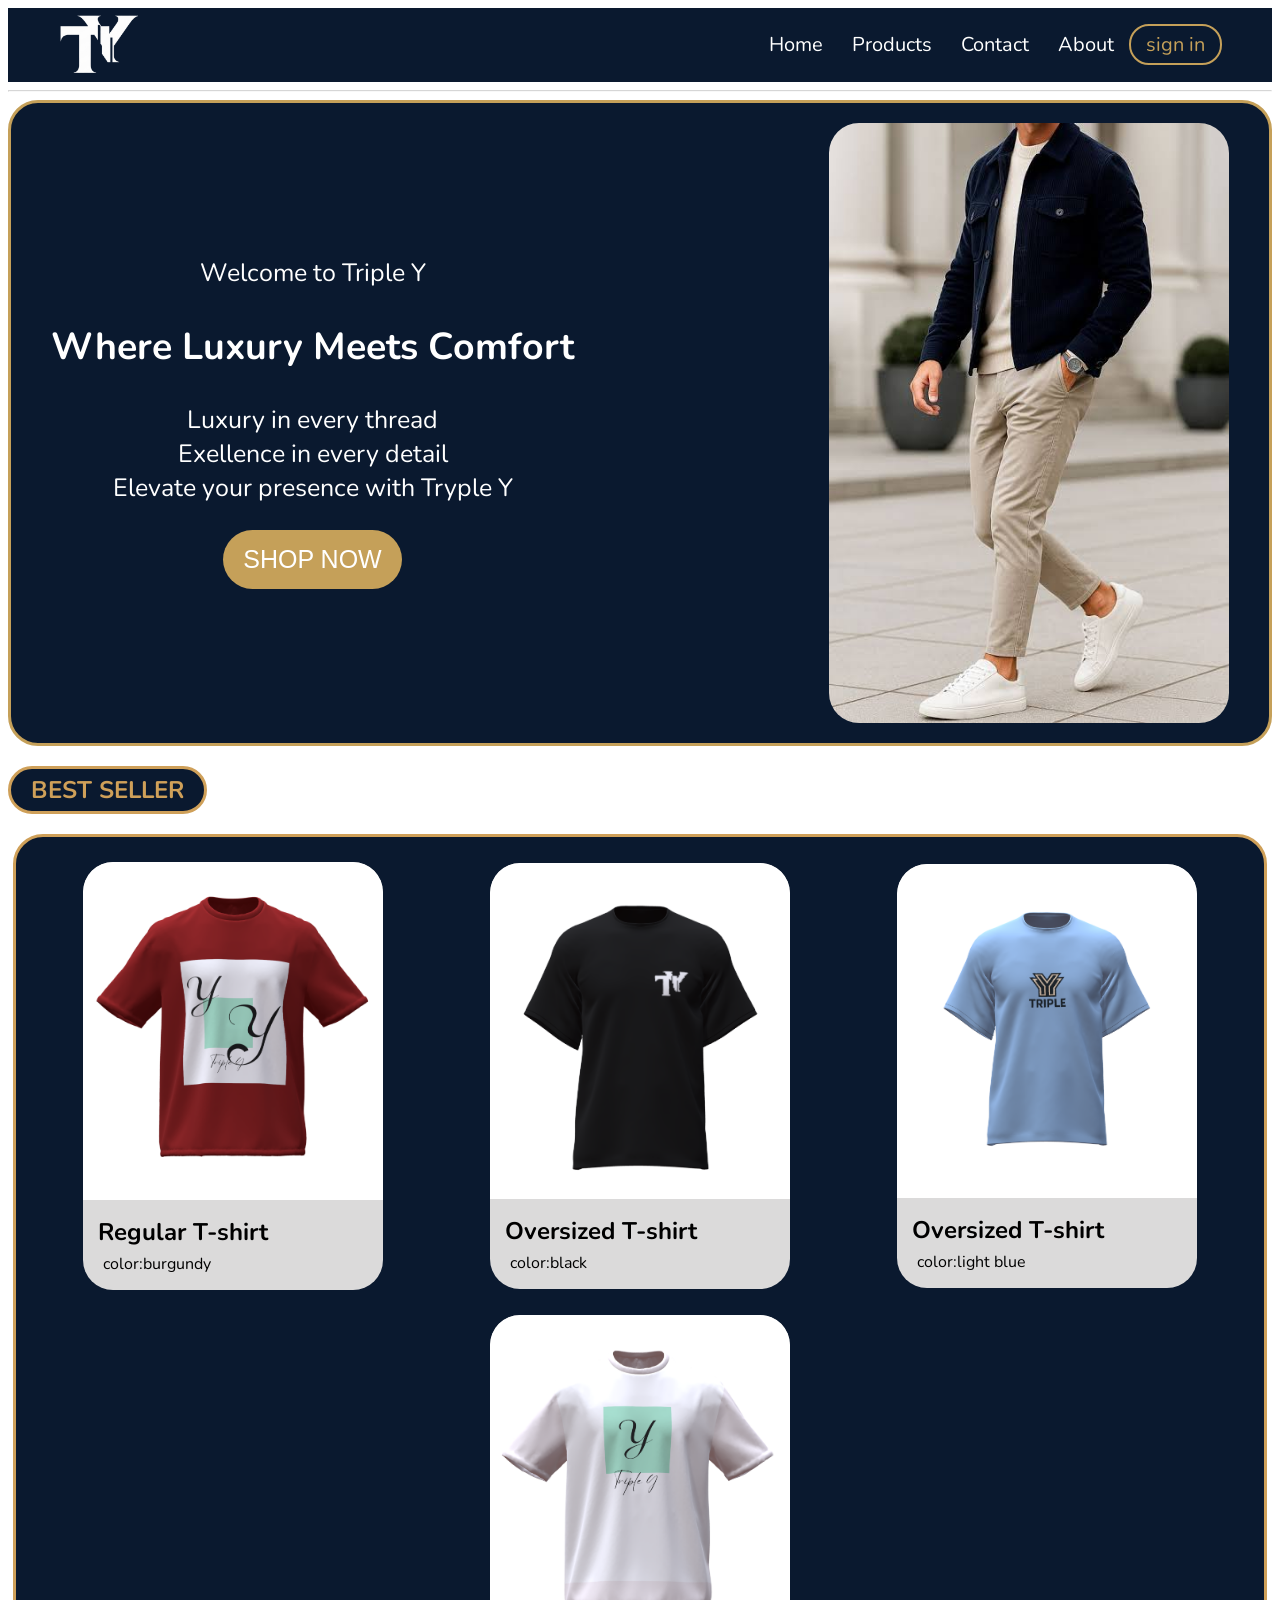
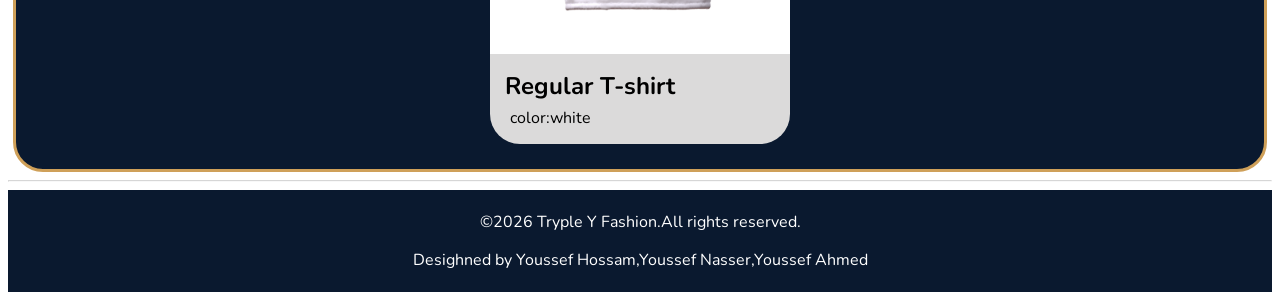
<file: index.html>
<!DOCTYPE html>
<html>
<head>
    <link rel="preconnect" href="https://fonts.googleapis.com">
<link rel="preconnect" href="https://fonts.gstatic.com" crossorigin>
<link href="https://fonts.googleapis.com/css2?family=Nunito:ital,wght@0,200..1000;1,200..1000&display=swap" rel="stylesheet">
    <link rel="stylesheet" href="style.css">
    <meta charset="UTF-8">
    <meta name="viewport"content="width=device-width,initial-scale=1.0"/>
    <title>triple y fashion</title>
    <link rel="icon"type="image/png" href="photos/logo1.png">
</head>
<body>
    <header>
        <img src="photos/logo.png">
        <nav>
            <div>
            <a href="index.html">Home</a>
           <a href="products.html">Products</a>
           <a href="contact.html">Contact</a>
           <a href="about.html">About</a>
            </div> 
          <a href="login.html"class="signin"><button>sign in</button></a>
        </nav>
    </header>
    <hr/>
<section class="section1">
<div>Welcome to Triple Y
<h1>Where Luxury Meets Comfort</h1>
<p>Luxury in every thread<br/> Exellence in every detail<br/>Elevate your presence with Tryple Y</p>
<a href="products.html"><button class="shopnow-btn">SHOP NOW</button></a>
</div>
<img src="photos/image1.jpeg">
</section>
<section class="products-section">
    <h1>BEST SELLER</h1> 
<div class="products-container">
 <div class="item">
    <img src="photos/image6.png">
    <div class="itemname">
    <h2>Regular T-shirt</h2>
    <p>color:burgundy</p>
    </div>
 </div>
 <div class="item">
     <img src="photos/image3.png">
    <div class="itemname">
    <h2>Oversized T-shirt</h2>
    <p>color:black</p>
    </div>
 </div>
 <div class="item">
     <img src="photos/image2.png">
    <div class="itemname">
    <h2>Oversized T-shirt</h2>
    <p>color:light blue</p>
    </div>
 </div>
 <div class="item">
     <img src="photos/image5.png">
    <div class="itemname">
    <h2>Regular T-shirt</h2>
    <p>color:white</p>
    </div>
 </div>
</div>
</section>
<hr/>
<footer>
    <p>&copy;2026 Tryple Y Fashion.All rights reserved.</p>
    <p>Desighned by Youssef Hossam,Youssef Nasser,Youssef Ahmed </p>
</footer>
</body>
</html>
</file>
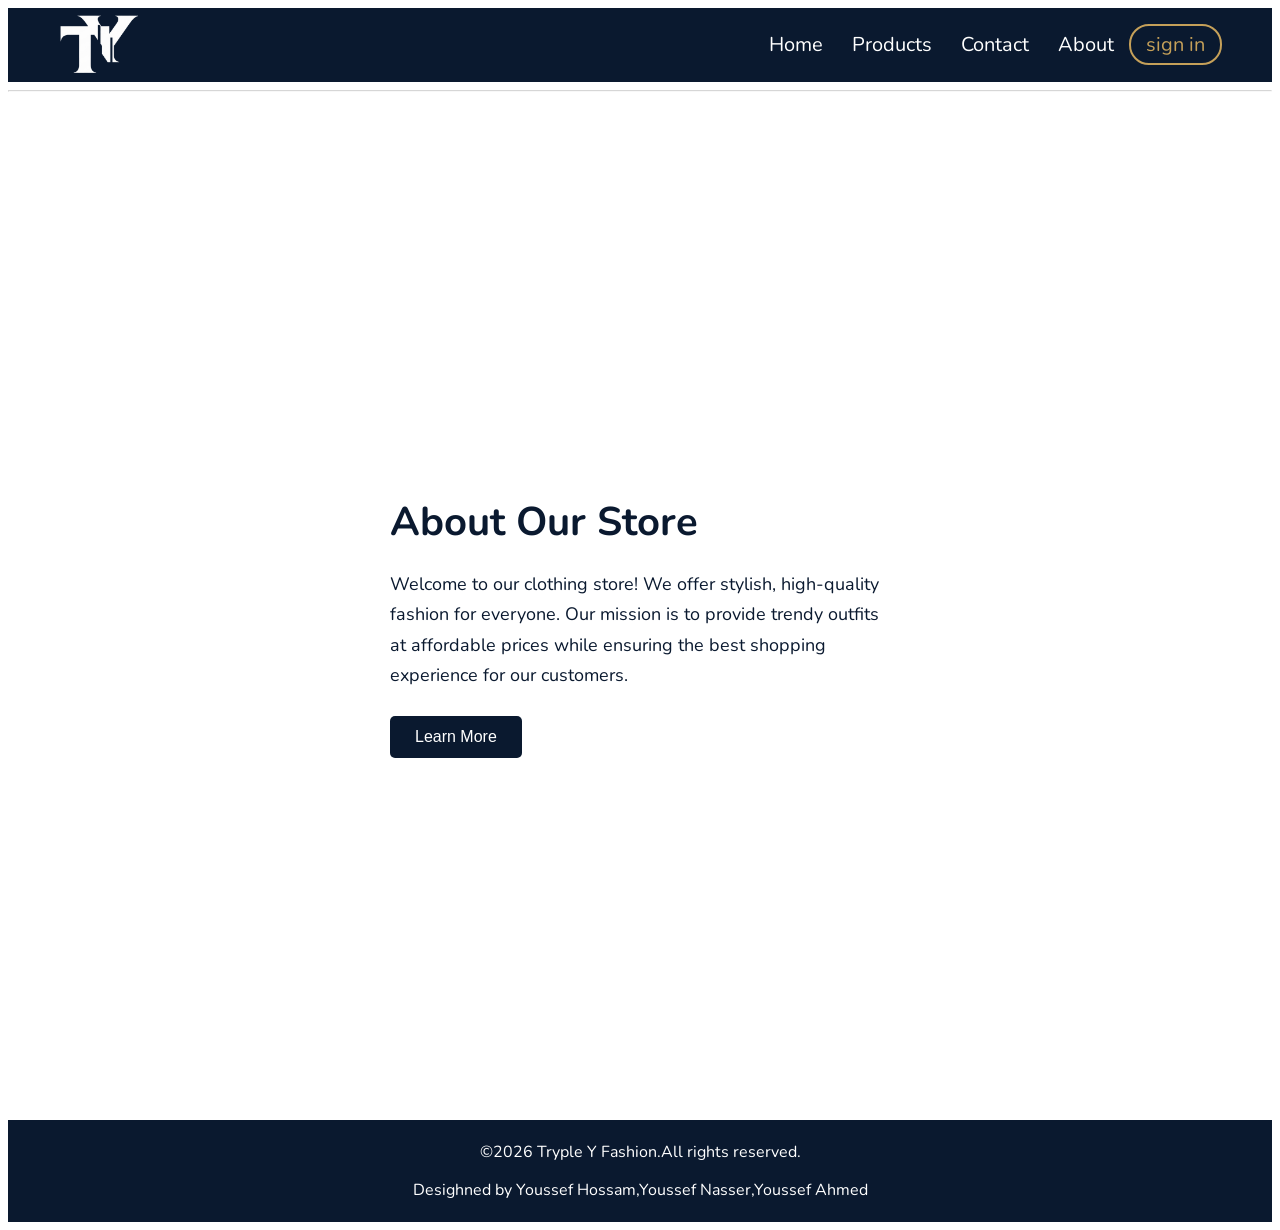
<file: about.html>
<!DOCTYPE html>
<head>
  <link rel="preconnect" href="https://fonts.googleapis.com">
<link rel="preconnect" href="https://fonts.gstatic.com" crossorigin>
<link href="https://fonts.googleapis.com/css2?family=Nunito:ital,wght@0,200..1000;1,200..1000&display=swap" rel="stylesheet">
  <meta charset="UTF-8">
  <meta name="viewport" content="width=device-width, initial-scale=1.0">
  <title>about - triple y fation</title>
  <link rel="stylesheet" href="style.css">
   <link rel="icon"type="image/png" href="photos/logo1.png">
</head>
<body>
  <header>
        <img src="photos/logo.png">
        <nav>
            <div>
            <a href="index.html">Home</a>
           <a href="products.html">Products</a>
           <a href="contact.html">Contact</a>
           <a href="about.html">About</a>
            </div> 
          <a href="login.html"class="signin"><button>sign in</button></a>
        </nav>
    </header>
    <hr/>
  <section class="about">
    <div class="about-text">
      <h1>About Our Store</h1>
      <p>
        Welcome to our clothing store! We offer stylish, high-quality fashion for everyone.
        Our mission is to provide trendy outfits at affordable prices while ensuring the best shopping experience for our customers.
      </p>
      <button>Learn More</button>
    </div>
  </section>
<footer>
    <p>&copy;2026 Tryple Y Fashion.All rights reserved.</p>
    <p>Desighned by Youssef Hossam,Youssef Nasser,Youssef Ahmed </p>
</footer>
</body>
</html>
</file>
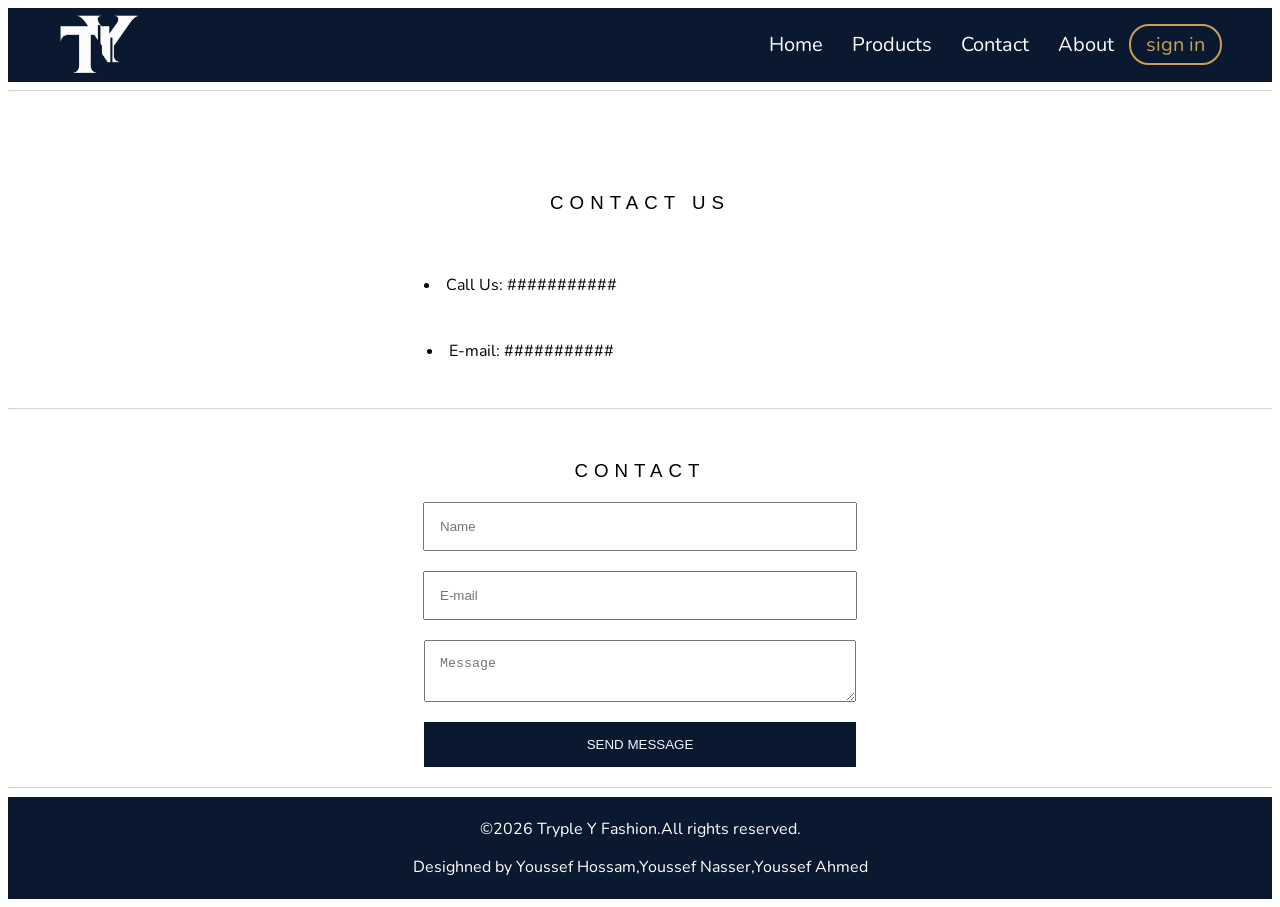
<file: contact.html>
<!DOCTYPE html>
    <head>
        <link rel="preconnect" href="https://fonts.googleapis.com">
<link rel="preconnect" href="https://fonts.gstatic.com" crossorigin>
<link href="https://fonts.googleapis.com/css2?family=Nunito:ital,wght@0,200..1000;1,200..1000&display=swap" rel="stylesheet">
    <link rel="stylesheet" href="style.css">
    <meta charset="UTF-8">
    <meta name="viewport"content="width=device-width,initial-scale=1.0"/>
        <title> contact - triple y fashion </title>
        <link rel="stylesheet" href="style.css">
         <link rel="icon"type="image/png" href="photos/logo1.png">
    </head>
    <body>
        <header>
        <img src="photos/logo.png">
        <nav>
            <div>
            <a href="index.html">Home</a>
           <a href="products.html">Products</a>
           <a href="contact.html">Contact</a>
           <a href="about.html">About</a>
            </div> 
          <a href="login.html"class="signin"><button>sign in</button></a>
        </nav>
        </header>
        <hr/>
        <div> 
            <h3> CONTACT US </h3>
            <ul class="li">
                <li> Call Us: ###########</li>
                <br>
                <br>
                <li>E-mail: ###########</li>
            </ul>
        </div>
        <br>
        <hr style="opacity: 0.4;">
        <h3 style="margin-top: 50px;"> CONTACT </h3>
        <form action="index.html">
            <input class="first" type="text" name="fname" placeholder="Name"required>
            <input class="first" type="text" name="fname" placeholder="E-mail"required>
            <textarea class="first" name="Message" placeholder="Message"></textarea>
            <input class="third" type="submit" value="SEND MESSAGE">
        </form>
        <hr/>
        <footer>
           <p>&copy;2026 Tryple Y Fashion.All rights reserved.</p>
           <p>Desighned by Youssef Hossam,Youssef Nasser,Youssef Ahmed </p>
        </footer>
    </body>
</html>
</file>
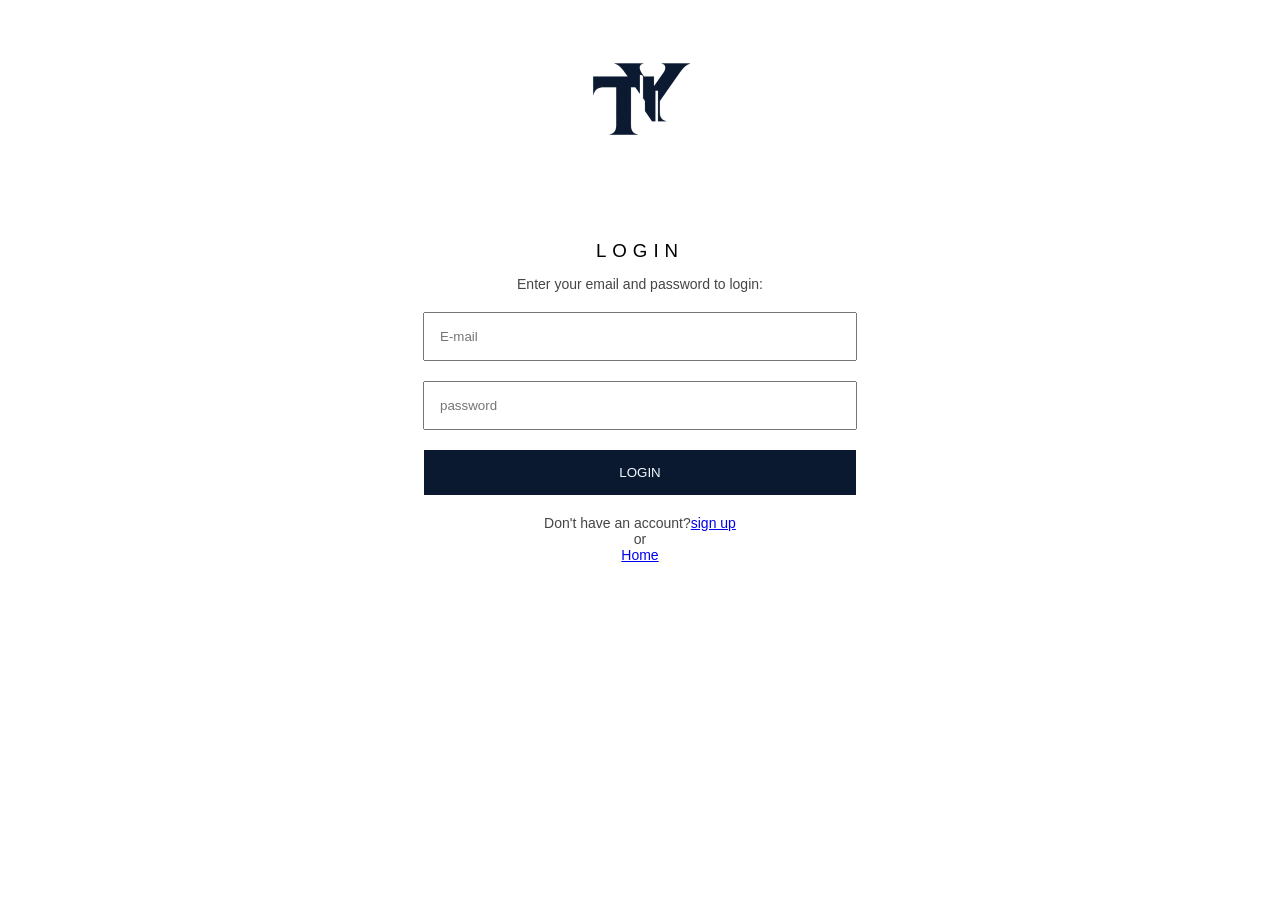
<file: login.html>
<!DOCTYPE html>
<head>
    <title>login</title>
    <link rel="stylesheet" href="style.css">
    <link rel="icon"type="image/png" href="photos/logo1.png">
</head>
<body>
    <img class="logo-img" src="photos/logo.log.png">
  <div>
    <h3>LOGIN</h3>
    <P class="subtitle">Enter your email and password to login:</P>
</div>
<form action="index.html">
    <input class="first" type="text" name="fname" placeholder="E-mail"required>
    <input class="first" type="password" name="pwd" placeholder="password"required>
    <input class="third" type="submit" value="LOGIN">
</form>
<p class="subtitle">Don't have an account?<a href="sign up.html">sign up</a>
    <br>
    or
    <br>
     <a href="index.html">Home</a>
</p>
</body>
</file>
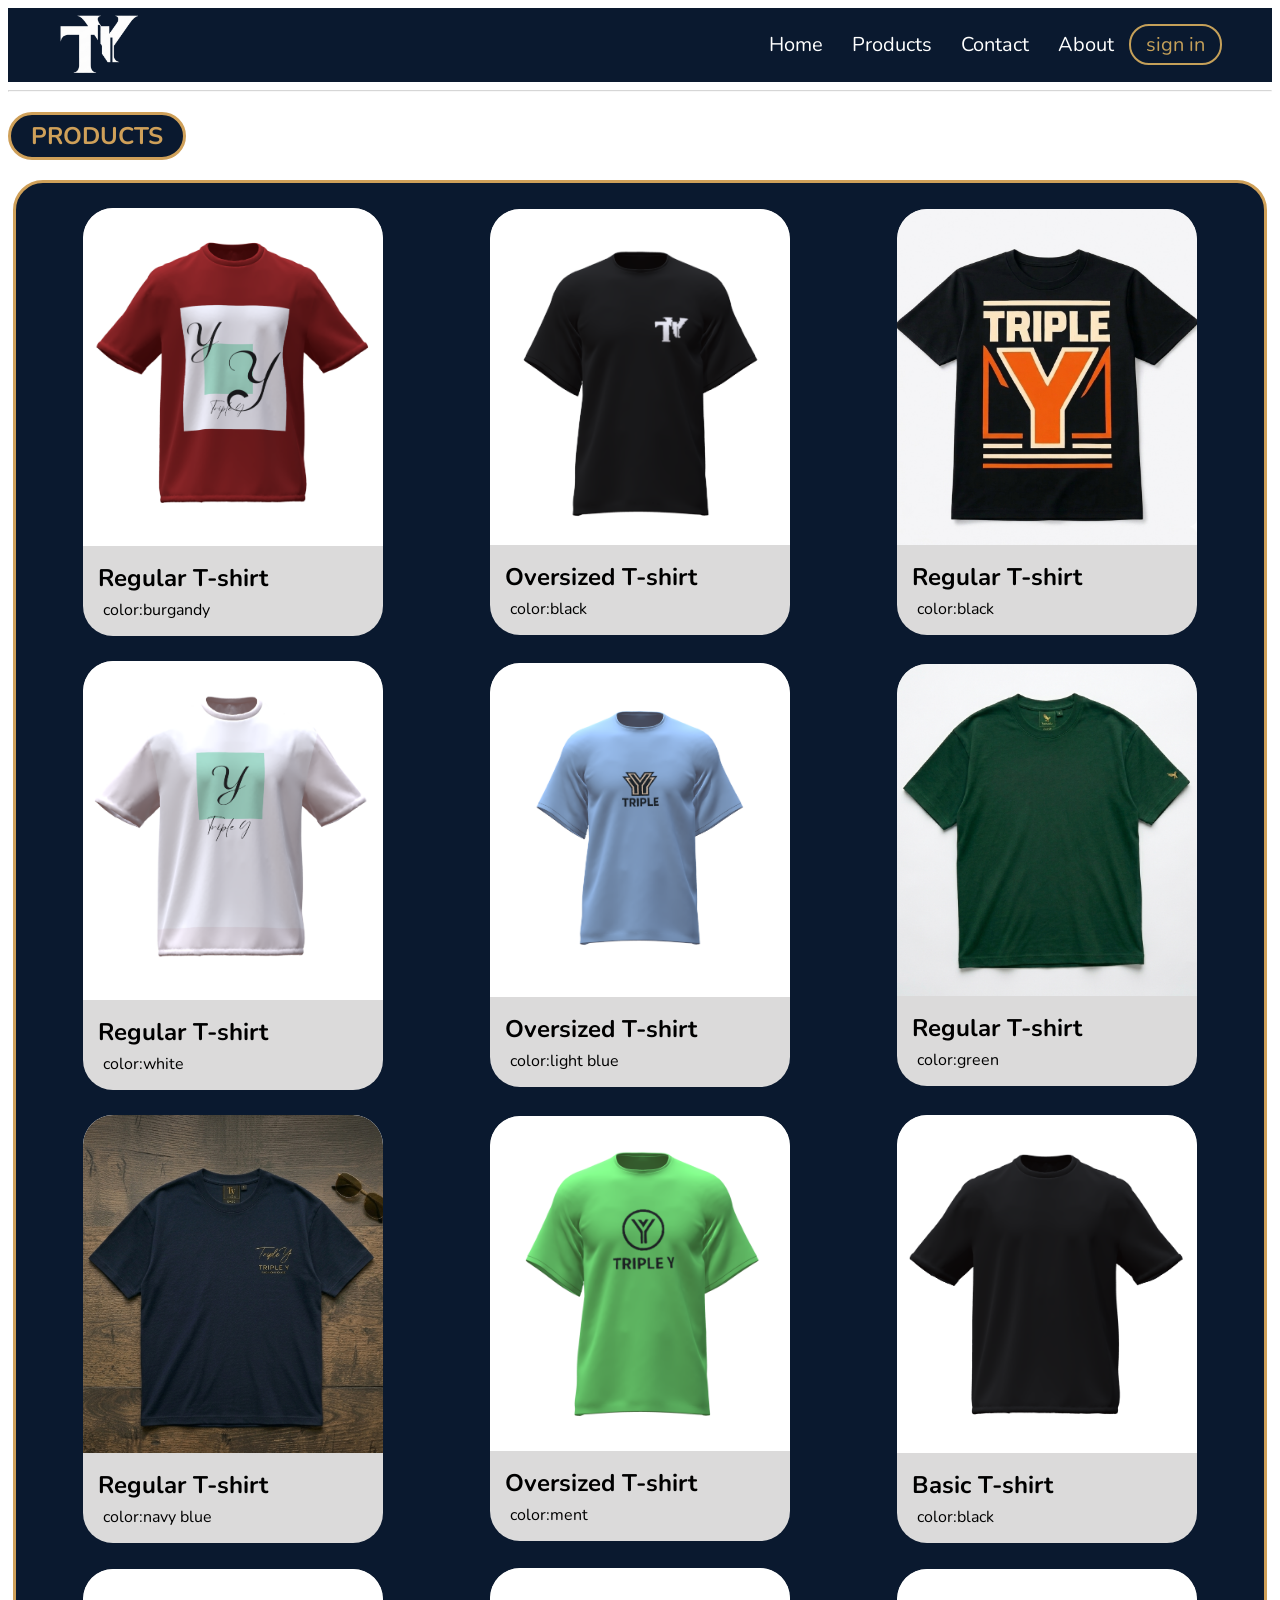
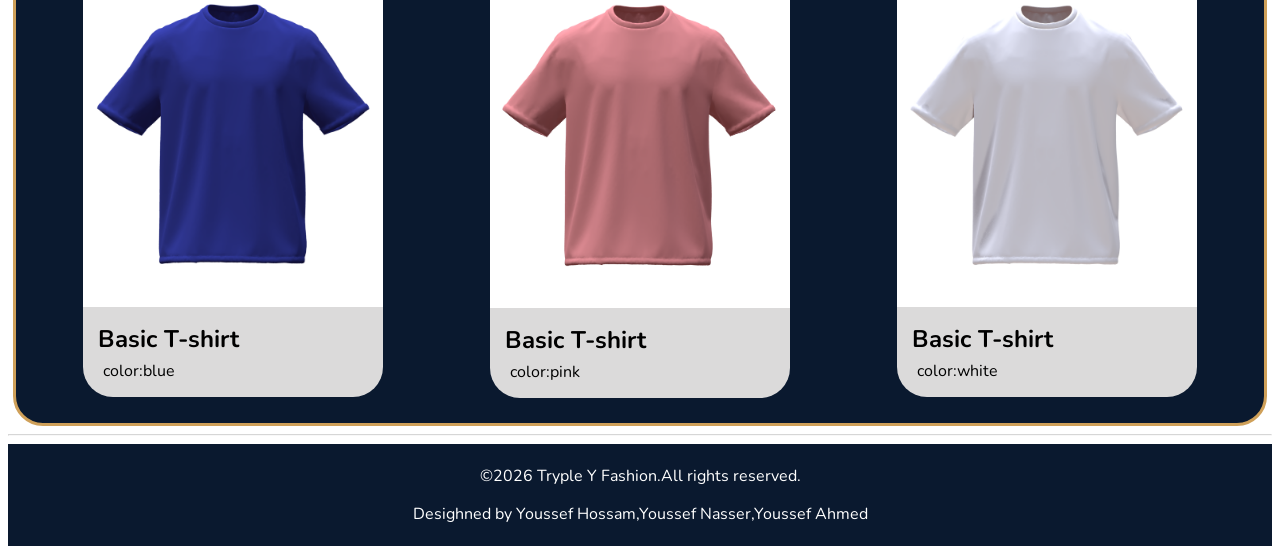
<file: products.html>
<!DOCTYPE html>
<html>
<head>
    <link rel="preconnect" href="https://fonts.googleapis.com">
<link rel="preconnect" href="https://fonts.gstatic.com" crossorigin>
<link href="https://fonts.googleapis.com/css2?family=Nunito:ital,wght@0,200..1000;1,200..1000&display=swap" rel="stylesheet">
    <link rel="stylesheet" href="style.css">
    <meta charset="UTF-8">
    <meta name="viewport"content="width=device-width,initial-scale=1.0"/>
    <title>products - triple y fashion</title>
    <link rel="icon"type="image/png" href="photos/logo1.png">
</head>
<body>
    <link rel="stylesheet">
    <header>
        <img src="photos/logo.png">
        <nav>
            <div>
            <a href="index.html">Home</a>
           <a href="products.html">Products</a>
           <a href="contact.html">Contact</a>
           <a href="about.html">About</a>
            </div> 
          <a href="login.html"class="signin"><button>sign in</button></a>
        </nav>

    </header>
    <hr/>
    <section class="products-section">
    <h1>PRODUCTS</h1> 
<div class="products-container">
 <div class="item">
    <img src="photos/image6.png">
    <div class="itemname">
    <h2>Regular T-shirt</h2>
    <p>color:burgandy</p>
    </div>
 </div>
 <div class="item">
     <img src="photos/image3.png">
    <div class="itemname">
    <h2>Oversized T-shirt</h2>
    <p>color:black</p>
    </div>
 </div>
 <div class="item">
     <img src="photos/image4.png">
    <div class="itemname">
    <h2>Regular T-shirt</h2>
    <p>color:black</p>
    </div>
 </div>
<div class="item">
     <img src="photos/image5.png">
    <div class="itemname">
    <h2>Regular T-shirt</h2>
    <p>color:white</p>
    </div>
</div>
<div class="item">
     <img src="photos/image2.png">
    <div class="itemname">
    <h2>Oversized T-shirt</h2>
    <p>color:light blue</p>
    </div>
</div>
<div class="item">
     <img src="photos/image7.png">
    <div class="itemname">
    <h2>Regular T-shirt</h2>
    <p>color:green</p>
    </div>
</div>
<div class="item">
     <img src="photos/image12.png">
    <div class="itemname">
    <h2>Regular T-shirt</h2>
    <p>color:navy blue</p>
    </div>
</div>
<div class="item">
     <img src="photos/image13.png">
    <div class="itemname">
    <h2>Oversized T-shirt</h2>
    <p>color:ment</p>
    </div>
</div>
<div class="item">
     <img src="photos/image11.png">
    <div class="itemname">
    <h2>Basic T-shirt</h2>
    <p>color:black</p>
    </div>
</div>
<div class="item">
     <img src="photos/image8.png">
    <div class="itemname">
    <h2>Basic T-shirt</h2>
    <p>color:blue</p>
    </div>
</div>
<div class="item">
     <img src="photos/image10.png">
    <div class="itemname">
    <h2>Basic T-shirt</h2>
    <p>color:pink</p>
    </div>
</div>
<div class="item">
     <img src="photos/image9.png">
    <div class="itemname">
    <h2>Basic T-shirt</h2>
    <p>color:white</p>
    </div>
</div>
</section>
<hr/>
<footer>
    <p>&copy;2026 Tryple Y Fashion.All rights reserved.</p>
    <p>Desighned by Youssef Hossam,Youssef Nasser,Youssef Ahmed </p>
</footer>
</body>
</html>
</file>
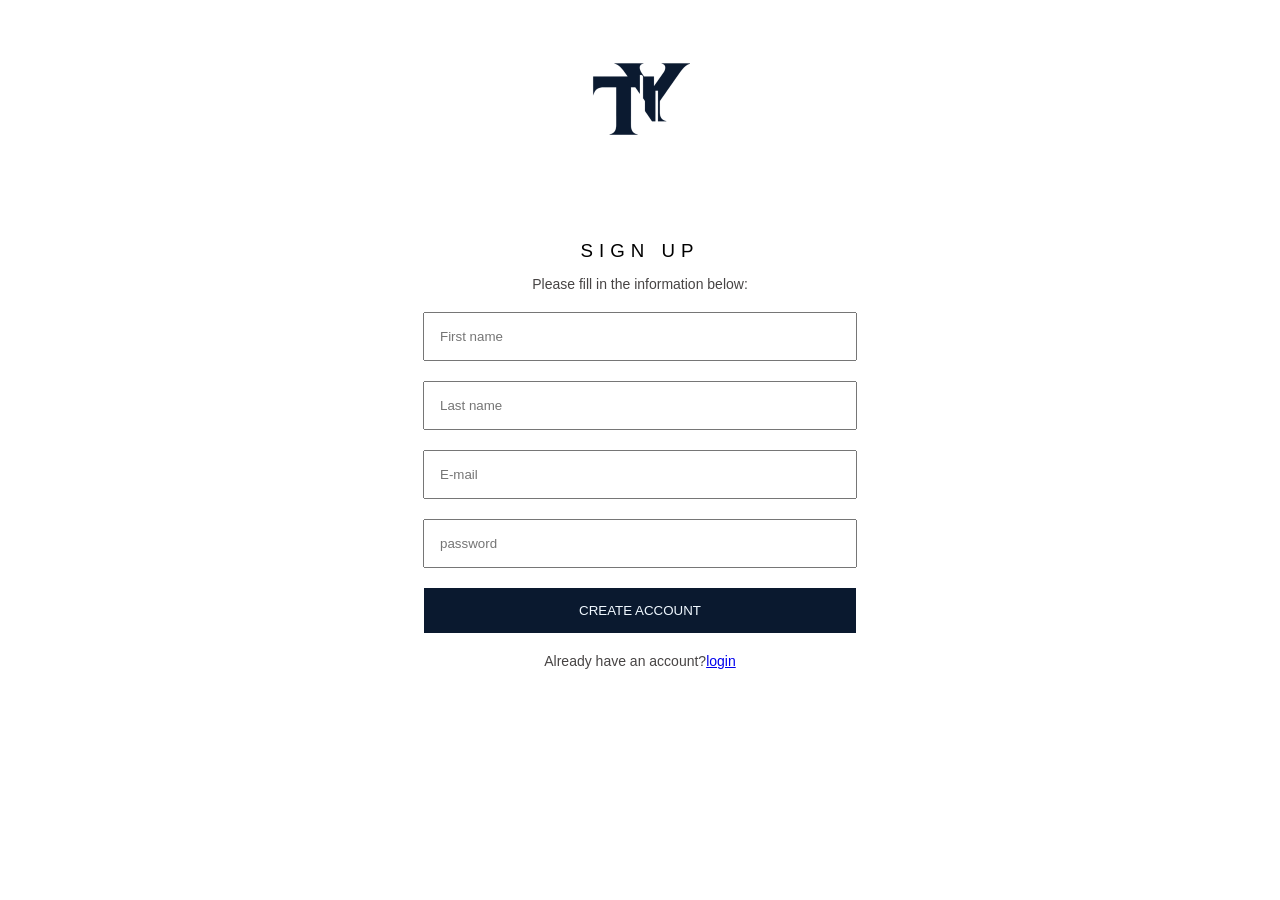
<file: sign up.html>
<!DOCTYPE html>
<head>
    <title>Sign up</title>
    <link rel="stylesheet" href="style.css">
    <link rel="icon"type="image/png" href="photos/logo1.png">
</head>
<body>
    <img class="logo-img" src="photos/logo.log.png">
  <div>
    <h3>SIGN UP</h3>
    <P class="subtitle">Please fill in the information below:</P>
</div>
<form action="login.html" >
    <input class="first" type="text" name="fname" placeholder="First name"required>
    <input class="first" type="text" name="fname" placeholder="Last name"required>
    <input class="first" type="text" name="fname" placeholder="E-mail"required>
    <input class="first" type="password" name="pwd" placeholder="password"required>
    <input class="third" type="submit" value="CREATE ACCOUNT">
</form>
<p class="subtitle">Already have an account?<a href="login.html">login</a>
</p>
</body>
</file>
<file: style.css>
header{background-color:#0a192f;
display:flex ;
align-items:center;
margin: 0px;
justify-content:space-between;
padding: 0px 50px;
border-radius:0;
flex-wrap:wrap;}
body{background-color: #ffffff;
  font-family: "Nunito", sans-serif;
  font-optical-sizing: auto;
  font-weight: weight;
  font-style: normal;}
nav{display:flex;align-items:center;}
nav div a{color: white;
padding: 3px 10px; font-size: 20px;
text-decoration:none;margin-right:5px;cursor:pointer; } 
.signin button{padding:5px 15px;font-size: 20px;
background-color:#0a192f;
color:#c5a059;border:2px solid #c5a059;
font-family: "Nunito", sans-serif;
border-radius:20px;
cursor:pointer;
}
nav div a:hover{background-color:#c5a059;
border-radius: 15px;}
.signin button:hover
{background-color:#030a14;transition:0.3s;}
header img{height:auto;width:80px;
padding:5px 0 5px 0;}
.section1{background-color:#0a192f;
color:#ffffff;
align-items: center;
display:flex;justify-content:space-between;
padding:20px 40px;
border-radius:30px;
border:3px solid #c5a059;}
.shopnow-btn {background-color:#c5a059;padding:15px 20px;font-size:25px;border-radius:30px;color:#ffffff;
border:none;transition:all 0.3s ease;}
.shopnow-btn:hover{background-color:#0a192f;cursor:pointer;
transition:0.3s;color:#c5a059;border:3px solid #c5a059;transform:translateY(-5px);
box-shadow:0 10px 20px rgba(0,0,0,0.4);}
.section1 img {width:400px;height:auto;
border-radius:30px;}
.section1 div {text-align: center;font-size:25px ;}
h3 {font-family:Arial, Helvetica, sans-serif;text-align: center;letter-spacing: 6px;font-weight: 400;margin-bottom: 10px;margin-top: 100px;}
.subtitle {text-align: center;font-size:14px;
    font-family: Arial, Helvetica, sans-serif;
    color: #474444;}
.first {display: block; margin: 20px auto;
    width: 400px;padding: 15px;}
.third {display: block; margin: 20px auto;
    width: 432px;padding: 15px;
    background-color: #0a192f;color: aliceblue;
    border: none;cursor: pointer;}
.logo-img {display: block;margin: 60px auto 1px auto;}
.products-container img {width:300px;height:auto; border-radius: 30px 30px 0 0;}
.item {align-items: center;border-radius: 30px;width:300px;cursor:pointer;
    background-color: rgb(219, 218, 218);
transition:all 0.4s cubic-bezier(0.165,0.84,0.44,1);
position:relative;overflow:hidden;}
.item:hover{transform:scale(1.05);
box-shadow:0 20px 40px rgba(0,0,0,0.4);
background: rgba(255,255,255,0.1);
backdrop-filter:blur(5px);
border:1px solid rgba(255,255,255,0.2);}
    .itemname h2 {margin:0;}
    .itemname h4 {margin:5px;}
    .itemname p {margin:5px;}
    .itemname {padding:10px 15px;}
.products-container {display:flex;gap:25px;padding:2vw;background-color:#0a192f;
    margin:5px;border-radius:30px;width:auto;align-items:center; justify-content:space-around;flex-wrap:wrap;
border:3px solid #cfa059;}
.products-section h1{padding:5px 20px;background-color:#0a192f;width:fit-content;border-radius:25px;
color:#cfa059;border:3px solid #cfa059;} 
 footer{padding:5px 20px;align-items:center;background-color:#0a192f;color: white;
border-radius:0}
 footer p {text-align: center;}
.li {margin-top:60px;text-align:center;margin-right: 280px;}
ul{list-style-position:inside;}
@media (max-width:758px) {
  .section1 {
    flex-direction: column;
    padding: 20px;
    height: auto;
    text-align: center;
  }

  .section1 img {
    width: 100%;
    max-width: 350px;
    height: auto;
    margin: 20px auto;
  }

  .section1 div {
    width: 100%;
    margin: 0;
  }}

  hr{opacity:40%;}


    .about {
      display: flex;
      align-items: center;
      justify-content: center;
      padding: 60px 10%;
      gap: 40px;
      min-height: 100vh;
      background-color: white;
    }
    .about-text {
      max-width: 500px;
    }

    .about-text h1 {
      font-size: 40px;
      color: #0a192f;
      margin-bottom: 20px;
    }

    .about-text p {
      font-size: 18px;
      color: #0a192f;
      line-height: 1.7;
      margin-bottom: 25px;
    }

    .about-text button {
      padding: 12px 25px;
      border: none;
      background-color:#0a192f;
      color: white;
      font-size: 16px;
      border-radius: 5px;
      cursor: pointer;
    }
</file>
